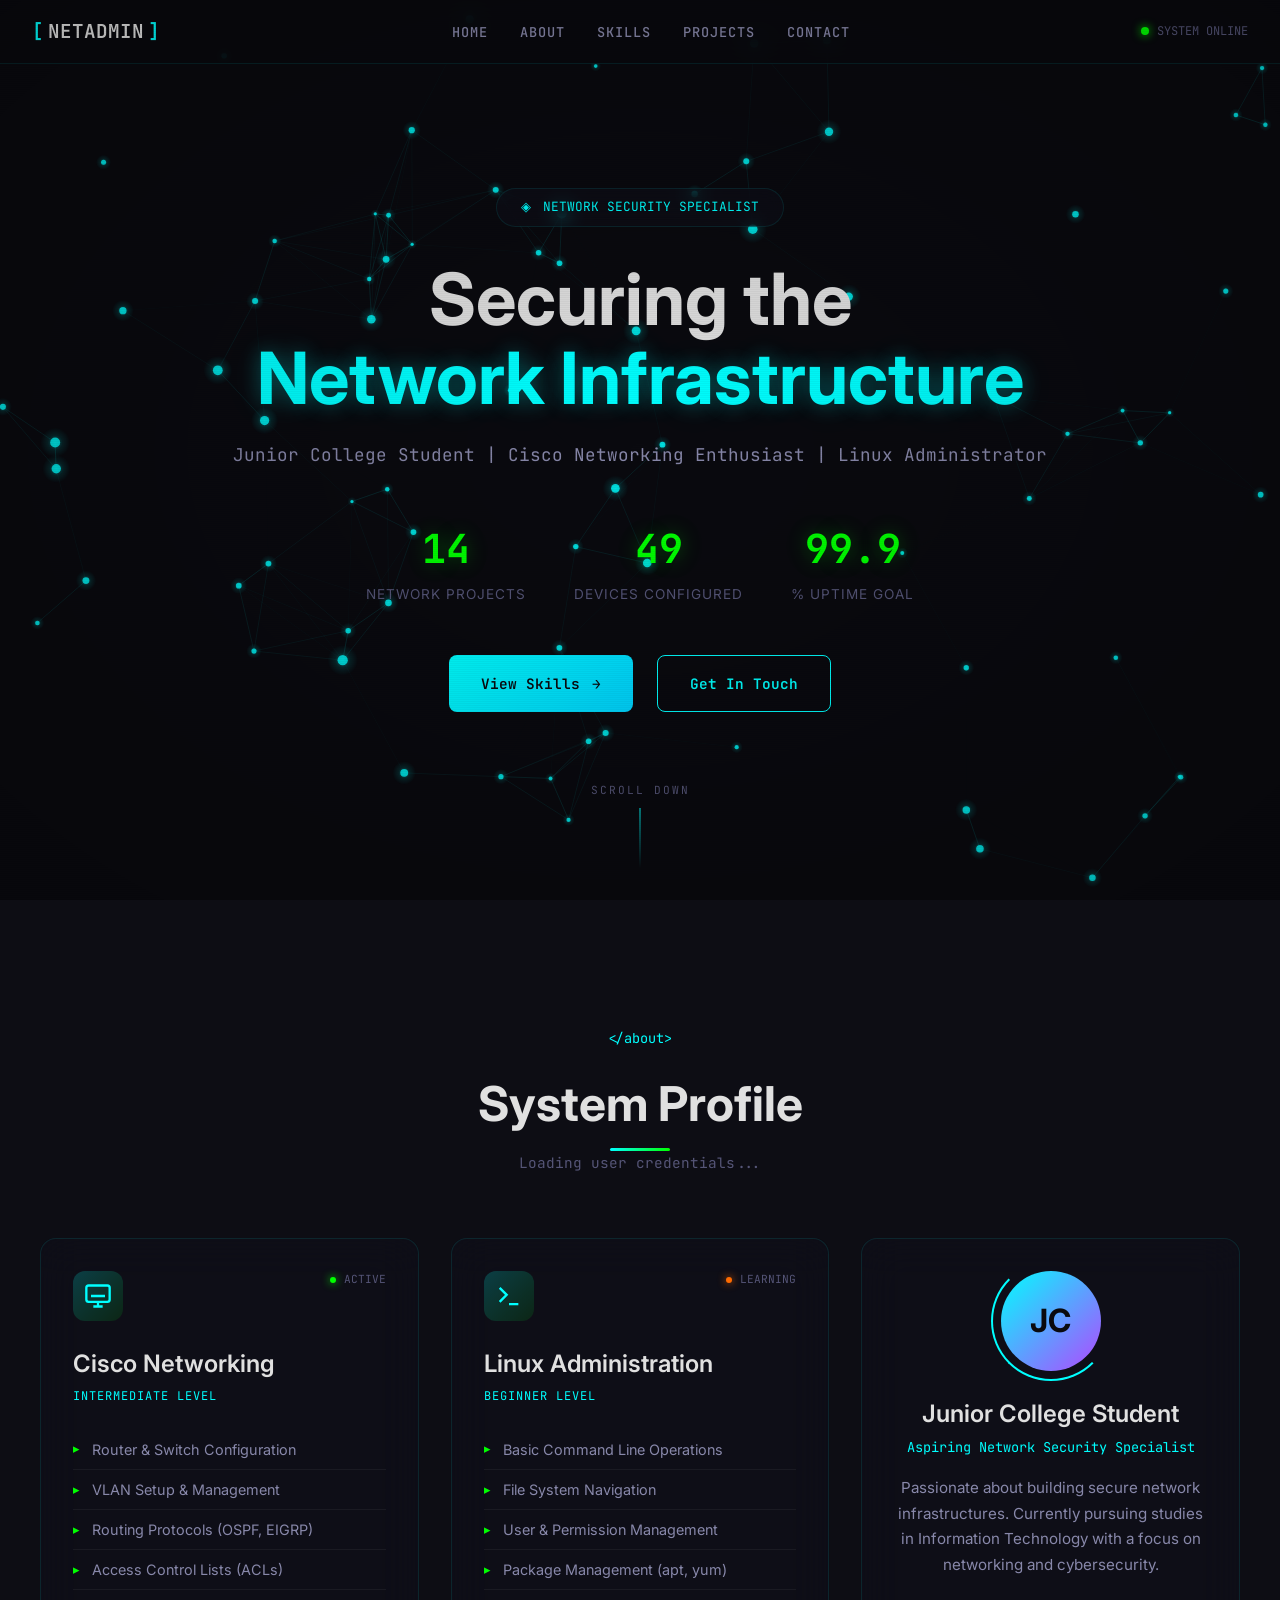
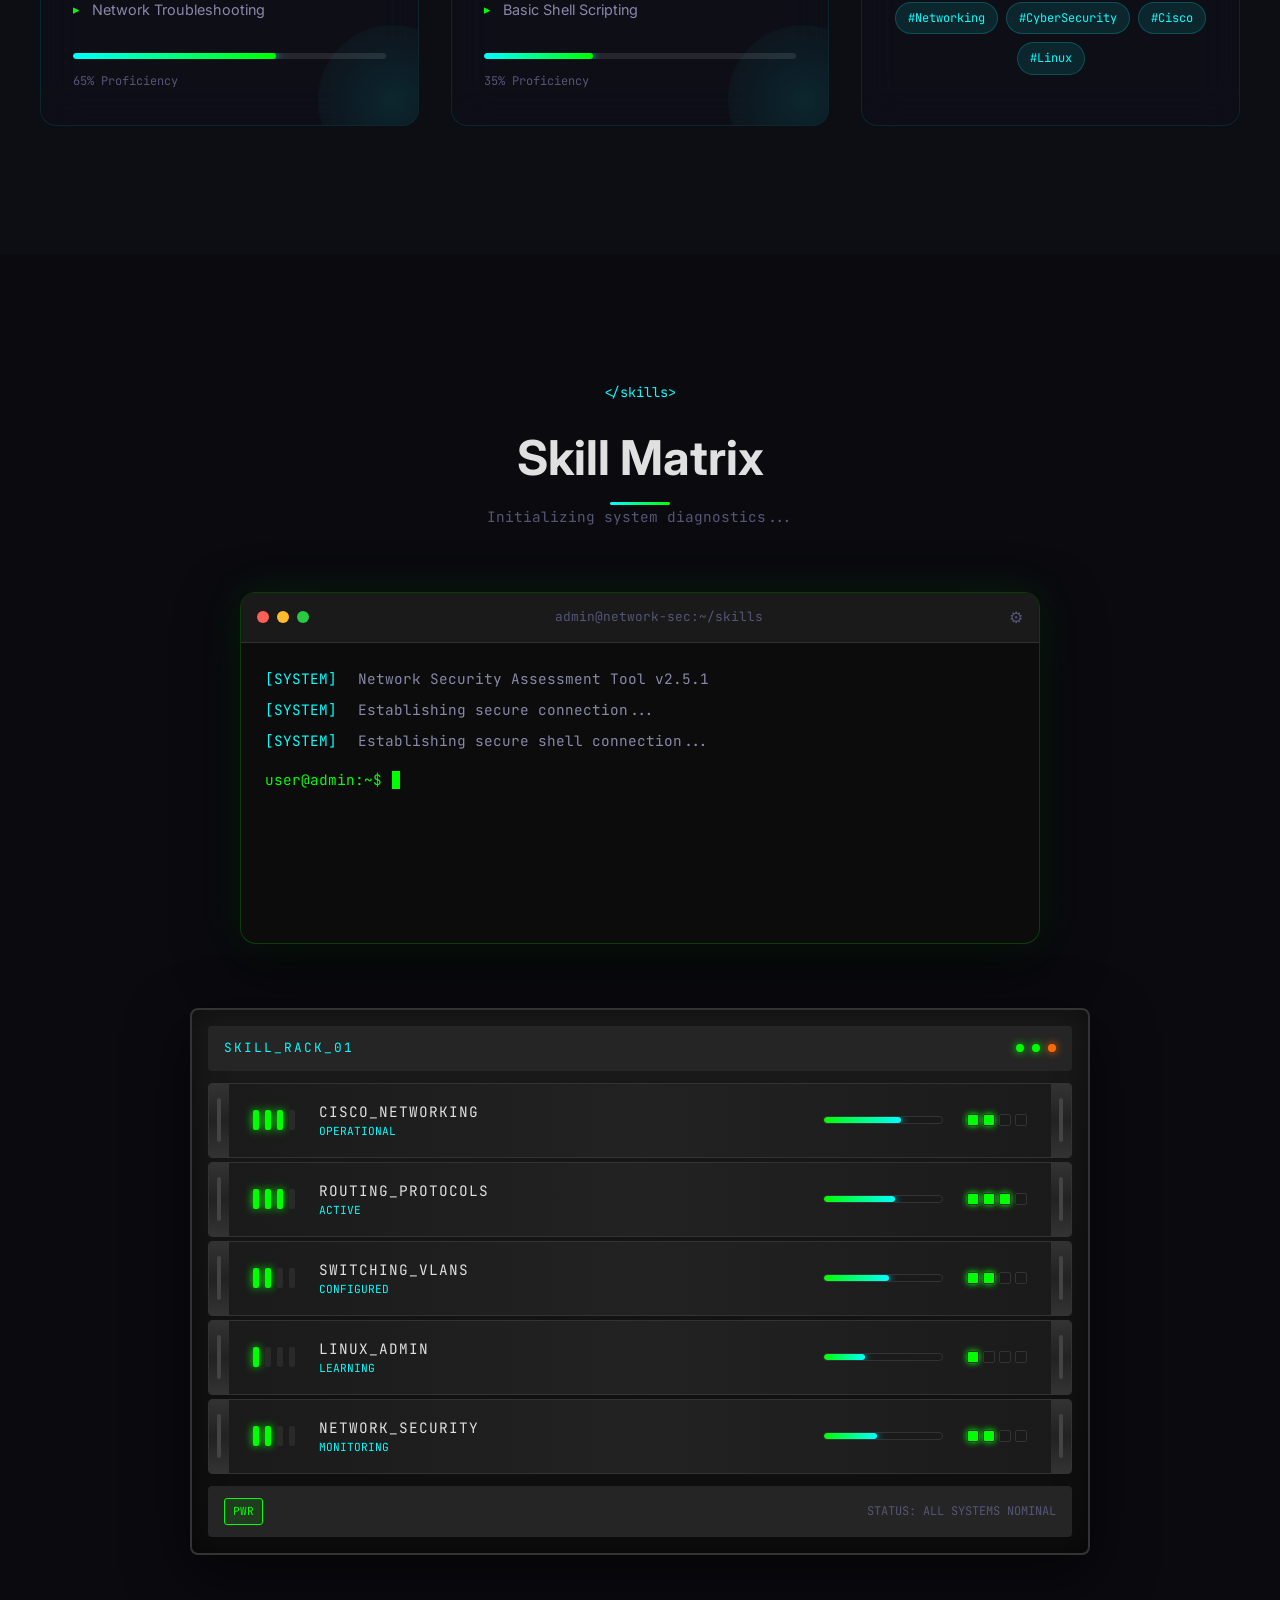
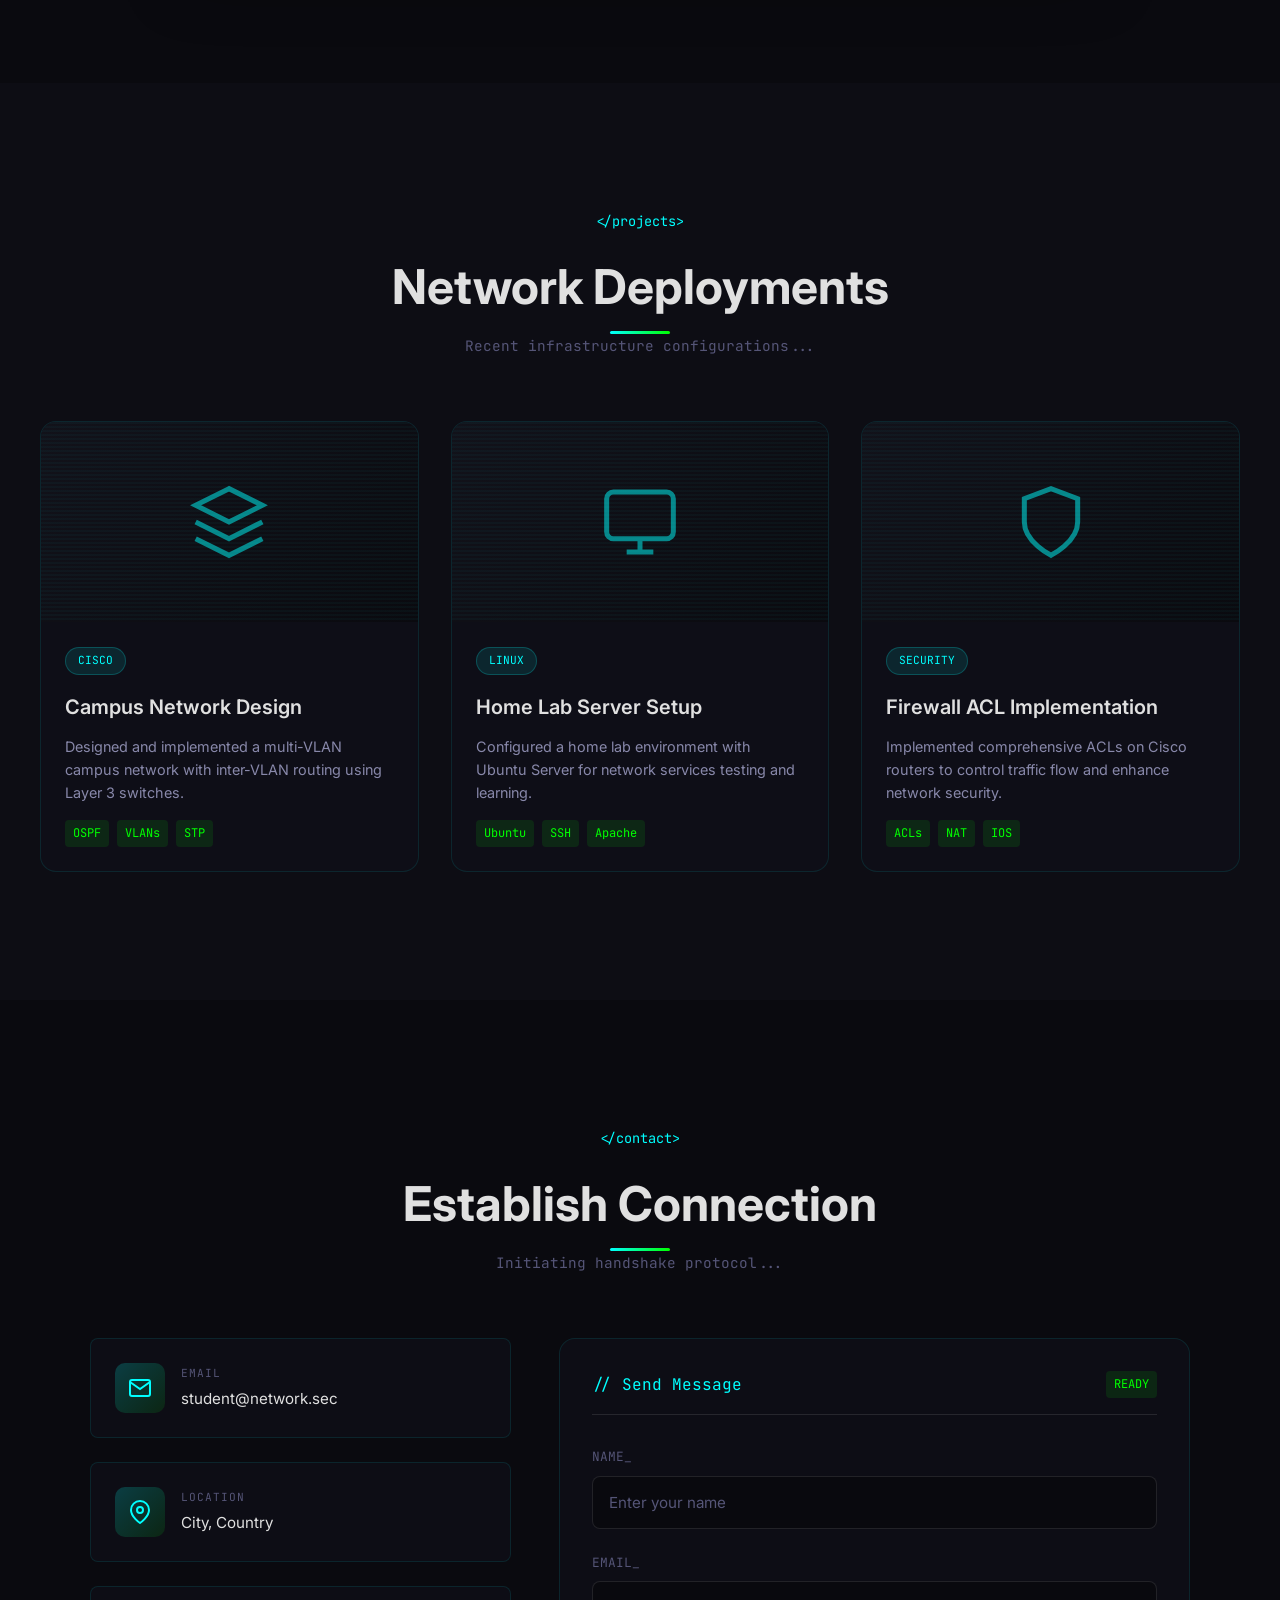
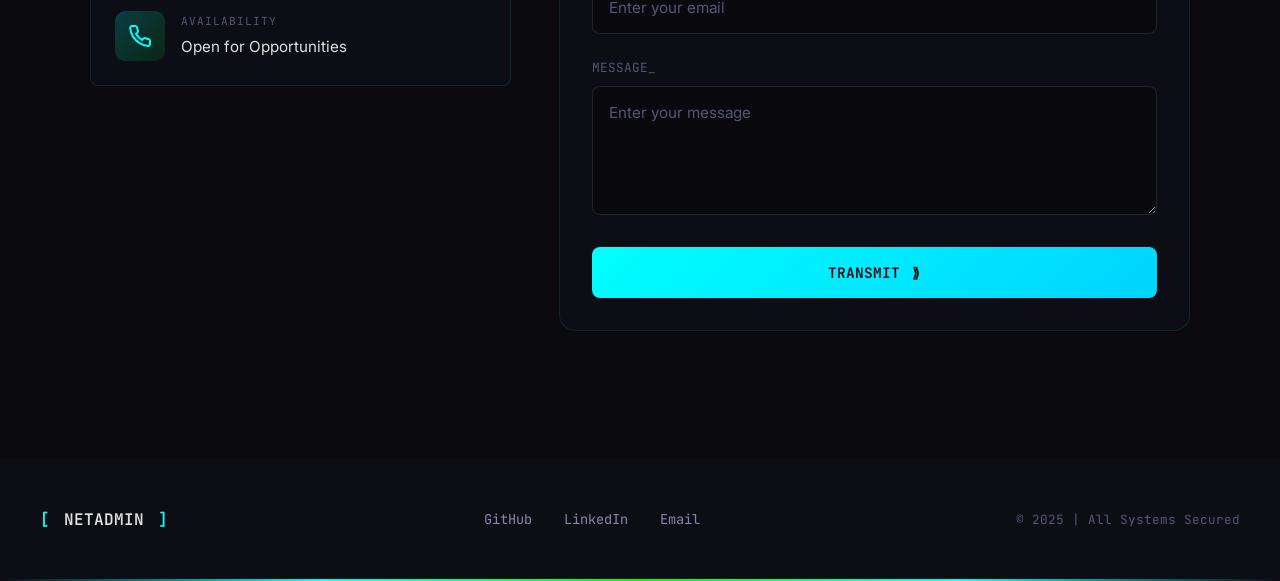
<file: Random Website Sheesh/index.html>
<!DOCTYPE html>
<html lang="en">
<head>
    <meta charset="UTF-8">
    <meta name="viewport" content="width=device-width, initial-scale=1.0">
    <title>CyberSec Portfolio | Network Security Specialist</title>
    <link rel="preconnect" href="https://fonts.googleapis.com">
    <link rel="preconnect" href="https://fonts.gstatic.com" crossorigin>
    <link href="https://fonts.googleapis.com/css2?family=Inter:wght@300;400;500;600;700&family=JetBrains+Mono:wght@400;500;600&display=swap" rel="stylesheet">
    <link rel="stylesheet" href="style.css">
</head>
<body>
    <!-- Scanline Overlay -->
    <div class="scanlines"></div>
    
    <!-- Navigation -->
    <nav class="cyber-nav">
        <div class="nav-logo">
            <span class="logo-bracket">[</span>
            <span class="logo-text" data-text="NETADMIN">NETADMIN</span>
            <span class="logo-bracket">]</span>
        </div>
        <ul class="nav-links">
            <li><a href="#hero" data-text="HOME">HOME</a></li>
            <li><a href="#about" data-text="ABOUT">ABOUT</a></li>
            <li><a href="#skills" data-text="SKILLS">SKILLS</a></li>
            <li><a href="#projects" data-text="PROJECTS">PROJECTS</a></li>
            <li><a href="#contact" data-text="CONTACT">CONTACT</a></li>
        </ul>
        <div class="nav-status">
            <span class="status-indicator"></span>
            <span class="status-text">SYSTEM ONLINE</span>
        </div>
    </nav>

    <!-- Hero Section -->
    <section id="hero" class="hero-section">
        <canvas id="network-canvas"></canvas>
        <div class="hero-content">
            <div class="hero-badge">
                <span class="badge-icon">◈</span>
                <span>NETWORK SECURITY SPECIALIST</span>
            </div>
            <h1 class="hero-title">
                <span class="title-line" data-text="Securing the">Securing the</span>
                <span class="title-line highlight" data-text="Network Infrastructure">Network Infrastructure</span>
            </h1>
            <p class="hero-subtitle">
                Junior College Student | Cisco Networking Enthusiast | Linux Administrator
            </p>
            <div class="hero-stats">
                <div class="stat-item">
                    <span class="stat-value" data-count="15">0</span>
                    <span class="stat-label">Network Projects</span>
                </div>
                <div class="stat-item">
                    <span class="stat-value" data-count="50">0</span>
                    <span class="stat-label">Devices Configured</span>
                </div>
                <div class="stat-item">
                    <span class="stat-value" data-count="99.9">0</span>
                    <span class="stat-label">% Uptime Goal</span>
                </div>
            </div>
            <div class="hero-cta">
                <a href="#skills" class="btn btn-primary">
                    <span class="btn-text">View Skills</span>
                    <span class="btn-icon">→</span>
                </a>
                <a href="#contact" class="btn btn-secondary">
                    <span class="btn-text">Get In Touch</span>
                </a>
            </div>
        </div>
        <div class="scroll-indicator">
            <span class="scroll-text">SCROLL DOWN</span>
            <div class="scroll-line"></div>
        </div>
    </section>

    <!-- About Section -->
    <section id="about" class="about-section">
        <div class="section-header">
            <span class="section-tag">&lt;/about&gt;</span>
            <h2 class="section-title">System Profile</h2>
            <p class="section-subtitle">Loading user credentials...</p>
        </div>
        
        <div class="about-grid">
            <!-- Cisco Card -->
            <div class="glass-card cisco-card">
                <div class="card-header">
                    <div class="card-icon">
                        <svg viewBox="0 0 24 24" fill="none" stroke="currentColor" stroke-width="2">
                            <rect x="2" y="3" width="20" height="14" rx="2"/>
                            <path d="M8 21h8"/>
                            <path d="M12 17v4"/>
                            <path d="M6 8h.01"/>
                            <path d="M10 8h.01"/>
                            <path d="M6 12h12"/>
                        </svg>
                    </div>
                    <div class="card-status">
                        <span class="status-dot active"></span>
                        <span>ACTIVE</span>
                    </div>
                </div>
                <h3 class="card-title">Cisco Networking</h3>
                <p class="card-level">INTERMEDIATE LEVEL</p>
                <div class="card-content">
                    <ul class="skill-list">
                        <li><span class="skill-icon">▸</span>Router & Switch Configuration</li>
                        <li><span class="skill-icon">▸</span>VLAN Setup & Management</li>
                        <li><span class="skill-icon">▸</span>Routing Protocols (OSPF, EIGRP)</li>
                        <li><span class="skill-icon">▸</span>Access Control Lists (ACLs)</li>
                        <li><span class="skill-icon">▸</span>Network Troubleshooting</li>
                    </ul>
                </div>
                <div class="card-progress">
                    <div class="progress-bar">
                        <div class="progress-fill" data-progress="65"></div>
                    </div>
                    <span class="progress-text">65% Proficiency</span>
                </div>
                <div class="card-decoration"></div>
            </div>

            <!-- Linux Card -->
            <div class="glass-card linux-card">
                <div class="card-header">
                    <div class="card-icon">
                        <svg viewBox="0 0 24 24" fill="none" stroke="currentColor" stroke-width="2">
                            <path d="M4 17l6-6-6-6"/>
                            <path d="M12 19h8"/>
                        </svg>
                    </div>
                    <div class="card-status">
                        <span class="status-dot learning"></span>
                        <span>LEARNING</span>
                    </div>
                </div>
                <h3 class="card-title">Linux Administration</h3>
                <p class="card-level">BEGINNER LEVEL</p>
                <div class="card-content">
                    <ul class="skill-list">
                        <li><span class="skill-icon">▸</span>Basic Command Line Operations</li>
                        <li><span class="skill-icon">▸</span>File System Navigation</li>
                        <li><span class="skill-icon">▸</span>User & Permission Management</li>
                        <li><span class="skill-icon">▸</span>Package Management (apt, yum)</li>
                        <li><span class="skill-icon">▸</span>Basic Shell Scripting</li>
                    </ul>
                </div>
                <div class="card-progress">
                    <div class="progress-bar">
                        <div class="progress-fill" data-progress="35"></div>
                    </div>
                    <span class="progress-text">35% Proficiency</span>
                </div>
                <div class="card-decoration"></div>
            </div>

            <!-- Profile Card -->
            <div class="glass-card profile-card">
                <div class="profile-avatar">
                    <div class="avatar-ring"></div>
                    <div class="avatar-placeholder">
                        <span>JC</span>
                    </div>
                </div>
                <h3 class="profile-name">Junior College Student</h3>
                <p class="profile-title">Aspiring Network Security Specialist</p>
                <div class="profile-bio">
                    <p>Passionate about building secure network infrastructures. Currently pursuing studies in Information Technology with a focus on networking and cybersecurity.</p>
                </div>
                <div class="profile-tags">
                    <span class="tag">#Networking</span>
                    <span class="tag">#CyberSecurity</span>
                    <span class="tag">#Cisco</span>
                    <span class="tag">#Linux</span>
                </div>
            </div>
        </div>
    </section>

    <!-- Skills Section - Server Rack Style -->
    <section id="skills" class="skills-section">
        <div class="section-header">
            <span class="section-tag">&lt;/skills&gt;</span>
            <h2 class="section-title">Skill Matrix</h2>
            <p class="section-subtitle">Initializing system diagnostics...</p>
        </div>

        <!-- Terminal Container -->
        <div class="terminal-container">
            <div class="terminal-header">
                <div class="terminal-buttons">
                    <span class="term-btn close"></span>
                    <span class="term-btn minimize"></span>
                    <span class="term-btn maximize"></span>
                </div>
                <span class="terminal-title">admin@network-sec:~/skills</span>
                <div class="terminal-actions">
                    <span class="action-icon">⚙</span>
                </div>
            </div>
            <div class="terminal-body">
                <div class="terminal-output" id="terminal-output">
                    <div class="terminal-line system">
                        <span class="line-prefix">[SYSTEM]</span>
                        <span class="line-content">Network Security Assessment Tool v2.5.1</span>
                    </div>
                    <div class="terminal-line system">
                        <span class="line-prefix">[SYSTEM]</span>
                        <span class="line-content">Establishing secure connection...</span>
                    </div>
                </div>
                <div class="terminal-input-line">
                    <span class="input-prompt">user@admin:~$</span>
                    <span class="input-text" id="terminal-input"></span>
                    <span class="cursor"></span>
                </div>
            </div>
        </div>

        <!-- Server Rack -->
        <div class="server-rack">
            <div class="rack-frame">
                <div class="rack-header">
                    <span class="rack-label">SKILL_RACK_01</span>
                    <div class="rack-leds">
                        <span class="led active"></span>
                        <span class="led active"></span>
                        <span class="led warning"></span>
                    </div>
                </div>
                
                <div class="rack-units">
                    <!-- Skill Unit 1 -->
                    <div class="rack-unit" data-skill="cisco">
                        <div class="unit-handle"></div>
                        <div class="unit-content">
                            <div class="unit-leds">
                                <span class="led-indicator active"></span>
                                <span class="led-indicator active"></span>
                                <span class="led-indicator active"></span>
                                <span class="led-indicator"></span>
                            </div>
                            <div class="unit-info">
                                <span class="unit-name">CISCO_NETWORKING</span>
                                <span class="unit-status">OPERATIONAL</span>
                            </div>
                            <div class="unit-meter">
                                <div class="meter-fill" style="--fill: 65%"></div>
                            </div>
                            <div class="unit-ports">
                                <span class="port active"></span>
                                <span class="port active"></span>
                                <span class="port"></span>
                                <span class="port"></span>
                            </div>
                        </div>
                        <div class="unit-handle"></div>
                    </div>

                    <!-- Skill Unit 2 -->
                    <div class="rack-unit" data-skill="routing">
                        <div class="unit-handle"></div>
                        <div class="unit-content">
                            <div class="unit-leds">
                                <span class="led-indicator active"></span>
                                <span class="led-indicator active"></span>
                                <span class="led-indicator active"></span>
                                <span class="led-indicator"></span>
                            </div>
                            <div class="unit-info">
                                <span class="unit-name">ROUTING_PROTOCOLS</span>
                                <span class="unit-status">ACTIVE</span>
                            </div>
                            <div class="unit-meter">
                                <div class="meter-fill" style="--fill: 60%"></div>
                            </div>
                            <div class="unit-ports">
                                <span class="port active"></span>
                                <span class="port active"></span>
                                <span class="port active"></span>
                                <span class="port"></span>
                            </div>
                        </div>
                        <div class="unit-handle"></div>
                    </div>

                    <!-- Skill Unit 3 -->
                    <div class="rack-unit" data-skill="switching">
                        <div class="unit-handle"></div>
                        <div class="unit-content">
                            <div class="unit-leds">
                                <span class="led-indicator active"></span>
                                <span class="led-indicator active"></span>
                                <span class="led-indicator"></span>
                                <span class="led-indicator"></span>
                            </div>
                            <div class="unit-info">
                                <span class="unit-name">SWITCHING_VLANS</span>
                                <span class="unit-status">CONFIGURED</span>
                            </div>
                            <div class="unit-meter">
                                <div class="meter-fill" style="--fill: 55%"></div>
                            </div>
                            <div class="unit-ports">
                                <span class="port active"></span>
                                <span class="port active"></span>
                                <span class="port"></span>
                                <span class="port"></span>
                            </div>
                        </div>
                        <div class="unit-handle"></div>
                    </div>

                    <!-- Skill Unit 4 -->
                    <div class="rack-unit" data-skill="linux">
                        <div class="unit-handle"></div>
                        <div class="unit-content">
                            <div class="unit-leds">
                                <span class="led-indicator active"></span>
                                <span class="led-indicator"></span>
                                <span class="led-indicator"></span>
                                <span class="led-indicator"></span>
                            </div>
                            <div class="unit-info">
                                <span class="unit-name">LINUX_ADMIN</span>
                                <span class="unit-status">LEARNING</span>
                            </div>
                            <div class="unit-meter">
                                <div class="meter-fill" style="--fill: 35%"></div>
                            </div>
                            <div class="unit-ports">
                                <span class="port active"></span>
                                <span class="port"></span>
                                <span class="port"></span>
                                <span class="port"></span>
                            </div>
                        </div>
                        <div class="unit-handle"></div>
                    </div>

                    <!-- Skill Unit 5 -->
                    <div class="rack-unit" data-skill="security">
                        <div class="unit-handle"></div>
                        <div class="unit-content">
                            <div class="unit-leds">
                                <span class="led-indicator active"></span>
                                <span class="led-indicator active"></span>
                                <span class="led-indicator"></span>
                                <span class="led-indicator"></span>
                            </div>
                            <div class="unit-info">
                                <span class="unit-name">NETWORK_SECURITY</span>
                                <span class="unit-status">MONITORING</span>
                            </div>
                            <div class="unit-meter">
                                <div class="meter-fill" style="--fill: 45%"></div>
                            </div>
                            <div class="unit-ports">
                                <span class="port active"></span>
                                <span class="port active"></span>
                                <span class="port"></span>
                                <span class="port"></span>
                            </div>
                        </div>
                        <div class="unit-handle"></div>
                    </div>
                </div>

                <div class="rack-footer">
                    <span class="rack-power">PWR</span>
                    <span class="rack-status">STATUS: ALL SYSTEMS NOMINAL</span>
                </div>
            </div>
        </div>
    </section>

    <!-- Projects Section -->
    <section id="projects" class="projects-section">
        <div class="section-header">
            <span class="section-tag">&lt;/projects&gt;</span>
            <h2 class="section-title">Network Deployments</h2>
            <p class="section-subtitle">Recent infrastructure configurations...</p>
        </div>

        <div class="projects-grid">
            <div class="project-card">
                <div class="project-image">
                    <div class="project-placeholder">
                        <svg viewBox="0 0 24 24" fill="none" stroke="currentColor" stroke-width="1.5">
                            <path d="M12 2L2 7l10 5 10-5-10-5z"/>
                            <path d="M2 17l10 5 10-5"/>
                            <path d="M2 12l10 5 10-5"/>
                        </svg>
                    </div>
                </div>
                <div class="project-content">
                    <span class="project-tag">CISCO</span>
                    <h3 class="project-title">Campus Network Design</h3>
                    <p class="project-description">Designed and implemented a multi-VLAN campus network with inter-VLAN routing using Layer 3 switches.</p>
                    <div class="project-tech">
                        <span>OSPF</span>
                        <span>VLANs</span>
                        <span>STP</span>
                    </div>
                </div>
                <div class="project-overlay">
                    <a href="#" class="project-link">View Details →</a>
                </div>
            </div>

            <div class="project-card">
                <div class="project-image">
                    <div class="project-placeholder">
                        <svg viewBox="0 0 24 24" fill="none" stroke="currentColor" stroke-width="1.5">
                            <rect x="2" y="3" width="20" height="14" rx="2"/>
                            <path d="M8 21h8"/>
                            <path d="M12 17v4"/>
                        </svg>
                    </div>
                </div>
                <div class="project-content">
                    <span class="project-tag">LINUX</span>
                    <h3 class="project-title">Home Lab Server Setup</h3>
                    <p class="project-description">Configured a home lab environment with Ubuntu Server for network services testing and learning.</p>
                    <div class="project-tech">
                        <span>Ubuntu</span>
                        <span>SSH</span>
                        <span>Apache</span>
                    </div>
                </div>
                <div class="project-overlay">
                    <a href="#" class="project-link">View Details →</a>
                </div>
            </div>

            <div class="project-card">
                <div class="project-image">
                    <div class="project-placeholder">
                        <svg viewBox="0 0 24 24" fill="none" stroke="currentColor" stroke-width="1.5">
                            <path d="M12 22s8-4 8-10V5l-8-3-8 3v7c0 6 8 10 8 10z"/>
                        </svg>
                    </div>
                </div>
                <div class="project-content">
                    <span class="project-tag">SECURITY</span>
                    <h3 class="project-title">Firewall ACL Implementation</h3>
                    <p class="project-description">Implemented comprehensive ACLs on Cisco routers to control traffic flow and enhance network security.</p>
                    <div class="project-tech">
                        <span>ACLs</span>
                        <span>NAT</span>
                        <span>IOS</span>
                    </div>
                </div>
                <div class="project-overlay">
                    <a href="#" class="project-link">View Details →</a>
                </div>
            </div>
        </div>
    </section>

    <!-- Contact Section -->
    <section id="contact" class="contact-section">
        <div class="section-header">
            <span class="section-tag">&lt;/contact&gt;</span>
            <h2 class="section-title">Establish Connection</h2>
            <p class="section-subtitle">Initiating handshake protocol...</p>
        </div>

        <div class="contact-container">
            <div class="contact-info">
                <div class="info-card">
                    <div class="info-icon">
                        <svg viewBox="0 0 24 24" fill="none" stroke="currentColor" stroke-width="2">
                            <path d="M4 4h16c1.1 0 2 .9 2 2v12c0 1.1-.9 2-2 2H4c-1.1 0-2-.9-2-2V6c0-1.1.9-2 2-2z"/>
                            <polyline points="22,6 12,13 2,6"/>
                        </svg>
                    </div>
                    <div class="info-content">
                        <span class="info-label">EMAIL</span>
                        <span class="info-value">student@network.sec</span>
                    </div>
                </div>
                <div class="info-card">
                    <div class="info-icon">
                        <svg viewBox="0 0 24 24" fill="none" stroke="currentColor" stroke-width="2">
                            <path d="M21 10c0 7-9 13-9 13s-9-6-9-13a9 9 0 0 1 18 0z"/>
                            <circle cx="12" cy="10" r="3"/>
                        </svg>
                    </div>
                    <div class="info-content">
                        <span class="info-label">LOCATION</span>
                        <span class="info-value">City, Country</span>
                    </div>
                </div>
                <div class="info-card">
                    <div class="info-icon">
                        <svg viewBox="0 0 24 24" fill="none" stroke="currentColor" stroke-width="2">
                            <path d="M22 16.92v3a2 2 0 0 1-2.18 2 19.79 19.79 0 0 1-8.63-3.07 19.5 19.5 0 0 1-6-6 19.79 19.79 0 0 1-3.07-8.67A2 2 0 0 1 4.11 2h3a2 2 0 0 1 2 1.72 12.84 12.84 0 0 0 .7 2.81 2 2 0 0 1-.45 2.11L8.09 9.91a16 16 0 0 0 6 6l1.27-1.27a2 2 0 0 1 2.11-.45 12.84 12.84 0 0 0 2.81.7A2 2 0 0 1 22 16.92z"/>
                        </svg>
                    </div>
                    <div class="info-content">
                        <span class="info-label">AVAILABILITY</span>
                        <span class="info-value">Open for Opportunities</span>
                    </div>
                </div>
            </div>

            <form class="contact-form" id="contact-form">
                <div class="form-header">
                    <span class="form-title">// Send Message</span>
                    <span class="form-status" id="form-status">READY</span>
                </div>
                <div class="form-group">
                    <label class="form-label">NAME_</label>
                    <input type="text" class="form-input" placeholder="Enter your name" required>
                </div>
                <div class="form-group">
                    <label class="form-label">EMAIL_</label>
                    <input type="email" class="form-input" placeholder="Enter your email" required>
                </div>
                <div class="form-group">
                    <label class="form-label">MESSAGE_</label>
                    <textarea class="form-textarea" placeholder="Enter your message" rows="5" required></textarea>
                </div>
                <button type="submit" class="form-submit">
                    <span class="submit-text">TRANSMIT</span>
                    <span class="submit-icon">⟫</span>
                </button>
            </form>
        </div>
    </section>

    <!-- Footer -->
    <footer class="cyber-footer">
        <div class="footer-content">
            <div class="footer-logo">
                <span class="logo-bracket">[</span>
                <span class="logo-text">NETADMIN</span>
                <span class="logo-bracket">]</span>
            </div>
            <div class="footer-links">
                <a href="#" class="social-link">GitHub</a>
                <a href="#" class="social-link">LinkedIn</a>
                <a href="#" class="social-link">Email</a>
            </div>
            <div class="footer-info">
                <span>© 2025 | All Systems Secured</span>
            </div>
        </div>
        <div class="footer-decoration"></div>
    </footer>

    <script src="script.js"></script>
</body>
</html>
</file>
<file: Random Website Sheesh/style.css>
/* ========================================
   CYBERSECURITY PORTFOLIO - MAIN STYLES
   Theme: Dark Mode, Cyberpunk, Hacker Console
   ======================================== */

/* CSS Variables */
:root {
    /* Neon Colors */
    --neon-green: #0f0;
    --neon-cyan: #0ff;
    --neon-blue: #00d4ff;
    --neon-purple: #b347ff;
    --neon-pink: #ff0080;
    --neon-orange: #ff6b00;
    
    /* Base Colors */
    --bg-primary: #0a0a0f;
    --bg-secondary: #0d0d14;
    --bg-tertiary: #12121a;
    --bg-card: rgba(15, 15, 25, 0.7);
    
    /* Text Colors */
    --text-primary: #e0e0e0;
    --text-secondary: #8888aa;
    --text-muted: #555577;
    
    /* Accent Colors */
    --accent-primary: var(--neon-cyan);
    --accent-secondary: var(--neon-green);
    --accent-warning: var(--neon-orange);
    --accent-danger: #ff3333;
    
    /* Glass Effect */
    --glass-bg: rgba(15, 15, 25, 0.6);
    --glass-border: rgba(0, 255, 255, 0.1);
    --glass-shadow: 0 8px 32px rgba(0, 0, 0, 0.4);
    
    /* Spacing */
    --spacing-xs: 0.5rem;
    --spacing-sm: 1rem;
    --spacing-md: 2rem;
    --spacing-lg: 4rem;
    --spacing-xl: 8rem;
    
    /* Typography */
    --font-main: 'Inter', -apple-system, BlinkMacSystemFont, sans-serif;
    --font-mono: 'JetBrains Mono', 'Fira Code', monospace;
    
    /* Borders */
    --border-radius: 8px;
    --border-radius-lg: 16px;
    
    /* Transitions */
    --transition-fast: 0.15s ease;
    --transition-normal: 0.3s ease;
    --transition-slow: 0.5s ease;
    
    /* Glow Effects */
    --glow-cyan: 0 0 20px rgba(0, 255, 255, 0.3), 0 0 40px rgba(0, 255, 255, 0.1);
    --glow-green: 0 0 20px rgba(0, 255, 0, 0.3), 0 0 40px rgba(0, 255, 0, 0.1);
    --glow-text: 0 0 10px currentColor;
}

/* Reset & Base Styles */
*, *::before, *::after {
    margin: 0;
    padding: 0;
    box-sizing: border-box;
}

html {
    scroll-behavior: smooth;
    font-size: 16px;
}

body {
    font-family: var(--font-main);
    background: var(--bg-primary);
    color: var(--text-primary);
    line-height: 1.6;
    overflow-x: hidden;
    position: relative;
}

/* Scanlines Overlay */
.scanlines {
    position: fixed;
    top: 0;
    left: 0;
    width: 100%;
    height: 100%;
    pointer-events: none;
    z-index: 9999;
    background: repeating-linear-gradient(
        0deg,
        rgba(0, 0, 0, 0.03) 0px,
        rgba(0, 0, 0, 0.03) 1px,
        transparent 1px,
        transparent 2px
    );
}

.scanlines::after {
    content: '';
    position: absolute;
    top: 0;
    left: 0;
    width: 100%;
    height: 100%;
    background: radial-gradient(
        ellipse at center,
        transparent 0%,
        rgba(0, 0, 0, 0.2) 100%
    );
}

/* Selection */
::selection {
    background: var(--neon-cyan);
    color: var(--bg-primary);
}

/* Scrollbar */
::-webkit-scrollbar {
    width: 8px;
}

::-webkit-scrollbar-track {
    background: var(--bg-secondary);
}

::-webkit-scrollbar-thumb {
    background: var(--neon-cyan);
    border-radius: 4px;
}

::-webkit-scrollbar-thumb:hover {
    background: var(--neon-green);
}

/* ========================================
   NAVIGATION
   ======================================== */
.cyber-nav {
    position: fixed;
    top: 0;
    left: 0;
    right: 0;
    z-index: 1000;
    display: flex;
    justify-content: space-between;
    align-items: center;
    padding: 1rem 2rem;
    background: rgba(10, 10, 15, 0.85);
    backdrop-filter: blur(20px);
    border-bottom: 1px solid var(--glass-border);
}

.nav-logo {
    display: flex;
    align-items: center;
    font-family: var(--font-mono);
    font-size: 1.2rem;
    font-weight: 600;
}

.logo-bracket {
    color: var(--neon-cyan);
    animation: bracketPulse 2s infinite;
}

.logo-text {
    color: var(--text-primary);
    margin: 0 4px;
    position: relative;
}

.logo-text::after {
    content: attr(data-text);
    position: absolute;
    left: 2px;
    top: 0;
    color: var(--neon-pink);
    opacity: 0;
    animation: glitchText 3s infinite;
}

@keyframes bracketPulse {
    0%, 100% { opacity: 1; }
    50% { opacity: 0.5; }
}

@keyframes glitchText {
    0%, 94%, 100% { opacity: 0; transform: translate(0); }
    95% { opacity: 0.8; transform: translate(-2px, 1px); }
    96% { opacity: 0.8; transform: translate(2px, -1px); }
    97% { opacity: 0; }
}

.nav-links {
    display: flex;
    list-style: none;
    gap: 2rem;
}

.nav-links a {
    color: var(--text-secondary);
    text-decoration: none;
    font-family: var(--font-mono);
    font-size: 0.85rem;
    font-weight: 500;
    letter-spacing: 1px;
    transition: var(--transition-normal);
    position: relative;
    padding: 0.5rem 0;
}

.nav-links a::before {
    content: '>';
    position: absolute;
    left: -15px;
    opacity: 0;
    color: var(--neon-cyan);
    transition: var(--transition-fast);
}

.nav-links a::after {
    content: '';
    position: absolute;
    bottom: 0;
    left: 0;
    width: 0;
    height: 1px;
    background: linear-gradient(90deg, var(--neon-cyan), var(--neon-green));
    transition: var(--transition-normal);
}

.nav-links a:hover {
    color: var(--neon-cyan);
    text-shadow: var(--glow-text);
}

.nav-links a:hover::before {
    opacity: 1;
    left: -12px;
}

.nav-links a:hover::after {
    width: 100%;
}

.nav-status {
    display: flex;
    align-items: center;
    gap: 0.5rem;
    font-family: var(--font-mono);
    font-size: 0.75rem;
    color: var(--text-muted);
}

.status-indicator {
    width: 8px;
    height: 8px;
    background: var(--neon-green);
    border-radius: 50%;
    animation: statusPulse 2s infinite;
    box-shadow: 0 0 10px var(--neon-green);
}

@keyframes statusPulse {
    0%, 100% { transform: scale(1); opacity: 1; }
    50% { transform: scale(1.2); opacity: 0.7; }
}

/* ========================================
   HERO SECTION
   ======================================== */
.hero-section {
    position: relative;
    min-height: 100vh;
    display: flex;
    align-items: center;
    justify-content: center;
    overflow: hidden;
}

#network-canvas {
    position: absolute;
    top: 0;
    left: 0;
    width: 100%;
    height: 100%;
    z-index: 0;
}

.hero-content {
    position: relative;
    z-index: 1;
    text-align: center;
    padding: 2rem;
    max-width: 900px;
}

.hero-badge {
    display: inline-flex;
    align-items: center;
    gap: 0.75rem;
    padding: 0.5rem 1.5rem;
    background: var(--glass-bg);
    border: 1px solid var(--glass-border);
    border-radius: 50px;
    font-family: var(--font-mono);
    font-size: 0.8rem;
    color: var(--neon-cyan);
    margin-bottom: 2rem;
    backdrop-filter: blur(10px);
}

.badge-icon {
    animation: badgeRotate 4s linear infinite;
}

@keyframes badgeRotate {
    from { transform: rotate(0deg); }
    to { transform: rotate(360deg); }
}

.hero-title {
    font-size: clamp(2.5rem, 6vw, 4.5rem);
    font-weight: 700;
    line-height: 1.1;
    margin-bottom: 1.5rem;
}

.title-line {
    display: block;
    position: relative;
}

.title-line.highlight {
    color: var(--neon-cyan);
    text-shadow: var(--glow-cyan);
    animation: titleGlow 3s ease-in-out infinite;
}

@keyframes titleGlow {
    0%, 100% { 
        text-shadow: 0 0 20px rgba(0, 255, 255, 0.3), 0 0 40px rgba(0, 255, 255, 0.1);
    }
    50% { 
        text-shadow: 0 0 30px rgba(0, 255, 255, 0.5), 0 0 60px rgba(0, 255, 255, 0.2);
    }
}

.hero-subtitle {
    font-size: 1.1rem;
    color: var(--text-secondary);
    margin-bottom: 3rem;
    font-family: var(--font-mono);
}

.hero-stats {
    display: flex;
    justify-content: center;
    gap: 3rem;
    margin-bottom: 3rem;
}

.stat-item {
    text-align: center;
}

.stat-value {
    display: block;
    font-size: 2.5rem;
    font-weight: 700;
    color: var(--neon-green);
    font-family: var(--font-mono);
    text-shadow: var(--glow-green);
}

.stat-label {
    font-size: 0.85rem;
    color: var(--text-muted);
    text-transform: uppercase;
    letter-spacing: 1px;
}

.hero-cta {
    display: flex;
    justify-content: center;
    gap: 1.5rem;
}

.btn {
    display: inline-flex;
    align-items: center;
    gap: 0.75rem;
    padding: 1rem 2rem;
    font-family: var(--font-mono);
    font-size: 0.9rem;
    font-weight: 600;
    text-decoration: none;
    border-radius: var(--border-radius);
    transition: var(--transition-normal);
    position: relative;
    overflow: hidden;
}

.btn-primary {
    background: linear-gradient(135deg, var(--neon-cyan), var(--neon-blue));
    color: var(--bg-primary);
    border: none;
}

.btn-primary::before {
    content: '';
    position: absolute;
    top: 0;
    left: -100%;
    width: 100%;
    height: 100%;
    background: linear-gradient(90deg, transparent, rgba(255,255,255,0.3), transparent);
    transition: var(--transition-slow);
}

.btn-primary:hover::before {
    left: 100%;
}

.btn-primary:hover {
    box-shadow: var(--glow-cyan);
    transform: translateY(-2px);
}

.btn-secondary {
    background: transparent;
    color: var(--neon-cyan);
    border: 1px solid var(--neon-cyan);
}

.btn-secondary:hover {
    background: rgba(0, 255, 255, 0.1);
    box-shadow: var(--glow-cyan);
    transform: translateY(-2px);
}

.btn-icon {
    transition: transform var(--transition-fast);
}

.btn:hover .btn-icon {
    transform: translateX(4px);
}

.scroll-indicator {
    position: absolute;
    bottom: 2rem;
    left: 50%;
    transform: translateX(-50%);
    display: flex;
    flex-direction: column;
    align-items: center;
    gap: 0.5rem;
}

.scroll-text {
    font-family: var(--font-mono);
    font-size: 0.7rem;
    color: var(--text-muted);
    letter-spacing: 2px;
}

.scroll-line {
    width: 1px;
    height: 60px;
    background: linear-gradient(to bottom, var(--neon-cyan), transparent);
    animation: scrollLineAnim 2s infinite;
}

@keyframes scrollLineAnim {
    0% { transform: scaleY(0); transform-origin: top; }
    50% { transform: scaleY(1); transform-origin: top; }
    51% { transform: scaleY(1); transform-origin: bottom; }
    100% { transform: scaleY(0); transform-origin: bottom; }
}

/* ========================================
   SECTION COMMON STYLES
   ======================================== */
section {
    padding: var(--spacing-xl) var(--spacing-md);
    position: relative;
}

.section-header {
    text-align: center;
    margin-bottom: var(--spacing-lg);
}

.section-tag {
    font-family: var(--font-mono);
    font-size: 0.85rem;
    color: var(--neon-cyan);
    display: block;
    margin-bottom: 1rem;
}

.section-title {
    font-size: clamp(2rem, 4vw, 3rem);
    font-weight: 700;
    margin-bottom: 0.5rem;
    position: relative;
    display: inline-block;
}

.section-title::after {
    content: '';
    position: absolute;
    bottom: -8px;
    left: 50%;
    transform: translateX(-50%);
    width: 60px;
    height: 3px;
    background: linear-gradient(90deg, var(--neon-cyan), var(--neon-green));
    border-radius: 2px;
}

.section-subtitle {
    color: var(--text-muted);
    font-family: var(--font-mono);
    font-size: 0.9rem;
}

/* ========================================
   ABOUT SECTION
   ======================================== */
.about-section {
    background: var(--bg-secondary);
}

.about-grid {
    display: grid;
    grid-template-columns: repeat(auto-fit, minmax(320px, 1fr));
    gap: 2rem;
    max-width: 1200px;
    margin: 0 auto;
}

/* Glassmorphism Cards */
.glass-card {
    background: var(--glass-bg);
    backdrop-filter: blur(20px);
    border: 1px solid var(--glass-border);
    border-radius: var(--border-radius-lg);
    padding: 2rem;
    position: relative;
    overflow: hidden;
    transition: var(--transition-normal);
}

.glass-card::before {
    content: '';
    position: absolute;
    top: 0;
    left: 0;
    right: 0;
    height: 2px;
    background: linear-gradient(90deg, transparent, var(--neon-cyan), transparent);
    opacity: 0;
    transition: var(--transition-normal);
}

.glass-card:hover {
    transform: translateY(-5px);
    border-color: rgba(0, 255, 255, 0.3);
    box-shadow: var(--glow-cyan);
}

.glass-card:hover::before {
    opacity: 1;
}

.card-decoration {
    position: absolute;
    bottom: -50px;
    right: -50px;
    width: 150px;
    height: 150px;
    background: radial-gradient(circle, rgba(0, 255, 255, 0.1), transparent);
    border-radius: 50%;
    pointer-events: none;
}

.card-header {
    display: flex;
    justify-content: space-between;
    align-items: flex-start;
    margin-bottom: 1.5rem;
}

.card-icon {
    width: 50px;
    height: 50px;
    background: linear-gradient(135deg, rgba(0, 255, 255, 0.2), rgba(0, 255, 0, 0.1));
    border-radius: 12px;
    display: flex;
    align-items: center;
    justify-content: center;
    color: var(--neon-cyan);
}

.card-icon svg {
    width: 28px;
    height: 28px;
}

.card-status {
    display: flex;
    align-items: center;
    gap: 0.5rem;
    font-family: var(--font-mono);
    font-size: 0.7rem;
    color: var(--text-muted);
}

.status-dot {
    width: 6px;
    height: 6px;
    border-radius: 50%;
}

.status-dot.active {
    background: var(--neon-green);
    box-shadow: 0 0 8px var(--neon-green);
}

.status-dot.learning {
    background: var(--neon-orange);
    box-shadow: 0 0 8px var(--neon-orange);
    animation: blink 1.5s infinite;
}

@keyframes blink {
    0%, 100% { opacity: 1; }
    50% { opacity: 0.4; }
}

.card-title {
    font-size: 1.5rem;
    font-weight: 600;
    margin-bottom: 0.25rem;
}

.card-level {
    font-family: var(--font-mono);
    font-size: 0.75rem;
    color: var(--neon-cyan);
    margin-bottom: 1.5rem;
    letter-spacing: 1px;
}

.skill-list {
    list-style: none;
    margin-bottom: 1.5rem;
}

.skill-list li {
    display: flex;
    align-items: center;
    gap: 0.75rem;
    padding: 0.5rem 0;
    color: var(--text-secondary);
    font-size: 0.9rem;
    border-bottom: 1px solid rgba(255, 255, 255, 0.05);
}

.skill-list li:last-child {
    border-bottom: none;
}

.skill-icon {
    color: var(--neon-green);
    font-size: 0.8rem;
}

.card-progress {
    margin-top: auto;
}

.progress-bar {
    height: 6px;
    background: rgba(255, 255, 255, 0.1);
    border-radius: 3px;
    overflow: hidden;
    margin-bottom: 0.5rem;
}

.progress-fill {
    height: 100%;
    background: linear-gradient(90deg, var(--neon-cyan), var(--neon-green));
    border-radius: 3px;
    width: 0;
    transition: width 1.5s ease-out;
    box-shadow: 0 0 10px var(--neon-cyan);
}

.progress-text {
    font-family: var(--font-mono);
    font-size: 0.75rem;
    color: var(--text-muted);
}

/* Profile Card */
.profile-card {
    display: flex;
    flex-direction: column;
    align-items: center;
    text-align: center;
}

.profile-avatar {
    position: relative;
    margin-bottom: 1.5rem;
}

.avatar-ring {
    position: absolute;
    top: -10px;
    left: -10px;
    right: -10px;
    bottom: -10px;
    border: 2px solid var(--neon-cyan);
    border-radius: 50%;
    animation: ringRotate 10s linear infinite;
    border-top-color: transparent;
    border-right-color: transparent;
}

@keyframes ringRotate {
    from { transform: rotate(0deg); }
    to { transform: rotate(360deg); }
}

.avatar-placeholder {
    width: 100px;
    height: 100px;
    background: linear-gradient(135deg, var(--neon-cyan), var(--neon-purple));
    border-radius: 50%;
    display: flex;
    align-items: center;
    justify-content: center;
    font-size: 2rem;
    font-weight: 700;
    color: var(--bg-primary);
}

.profile-name {
    font-size: 1.5rem;
    font-weight: 600;
    margin-bottom: 0.25rem;
}

.profile-title {
    font-family: var(--font-mono);
    font-size: 0.85rem;
    color: var(--neon-cyan);
    margin-bottom: 1rem;
}

.profile-bio {
    color: var(--text-secondary);
    font-size: 0.95rem;
    margin-bottom: 1.5rem;
    line-height: 1.7;
}

.profile-tags {
    display: flex;
    flex-wrap: wrap;
    justify-content: center;
    gap: 0.5rem;
}

.tag {
    padding: 0.35rem 0.75rem;
    background: rgba(0, 255, 255, 0.1);
    border: 1px solid rgba(0, 255, 255, 0.2);
    border-radius: 20px;
    font-family: var(--font-mono);
    font-size: 0.75rem;
    color: var(--neon-cyan);
    transition: var(--transition-fast);
}

.tag:hover {
    background: rgba(0, 255, 255, 0.2);
    box-shadow: 0 0 10px rgba(0, 255, 255, 0.3);
}

/* ========================================
   SKILLS SECTION - TERMINAL & SERVER RACK
   ======================================== */
.skills-section {
    background: var(--bg-primary);
    min-height: 100vh;
}

/* Terminal Container */
.terminal-container {
    max-width: 800px;
    margin: 0 auto var(--spacing-lg);
    background: #0c0c0c;
    border-radius: var(--border-radius-lg);
    overflow: hidden;
    border: 1px solid rgba(0, 255, 0, 0.2);
    box-shadow: 0 20px 60px rgba(0, 0, 0, 0.5), 0 0 40px rgba(0, 255, 0, 0.1);
}

.terminal-header {
    display: flex;
    align-items: center;
    justify-content: space-between;
    padding: 0.75rem 1rem;
    background: #1a1a1a;
    border-bottom: 1px solid rgba(255, 255, 255, 0.1);
}

.terminal-buttons {
    display: flex;
    gap: 8px;
}

.term-btn {
    width: 12px;
    height: 12px;
    border-radius: 50%;
}

.term-btn.close { background: #ff5f56; }
.term-btn.minimize { background: #ffbd2e; }
.term-btn.maximize { background: #27ca40; }

.terminal-title {
    font-family: var(--font-mono);
    font-size: 0.8rem;
    color: var(--text-muted);
}

.terminal-actions {
    color: var(--text-muted);
    font-size: 1rem;
}

.terminal-body {
    padding: 1.5rem;
    min-height: 300px;
    font-family: var(--font-mono);
    font-size: 0.9rem;
}

.terminal-output {
    margin-bottom: 1rem;
}

.terminal-line {
    margin-bottom: 0.5rem;
    line-height: 1.6;
}

.terminal-line.system .line-prefix {
    color: var(--neon-cyan);
}

.terminal-line.command .line-prefix {
    color: var(--neon-green);
}

.terminal-line.error .line-prefix {
    color: var(--accent-danger);
}

.terminal-line.success .line-prefix {
    color: var(--neon-green);
}

.line-prefix {
    margin-right: 0.75rem;
}

.line-content {
    color: var(--text-secondary);
}

.terminal-input-line {
    display: flex;
    align-items: center;
}

.input-prompt {
    color: var(--neon-green);
    margin-right: 0.5rem;
}

.input-text {
    color: var(--text-primary);
}

.cursor {
    display: inline-block;
    width: 8px;
    height: 18px;
    background: var(--neon-green);
    animation: cursorBlink 1s infinite;
    margin-left: 2px;
}

@keyframes cursorBlink {
    0%, 100% { opacity: 1; }
    50% { opacity: 0; }
}

/* Glitch Effect for Text */
.glitch-text {
    position: relative;
    animation: glitchAnim 2s infinite;
}

.glitch-text::before,
.glitch-text::after {
    content: attr(data-text);
    position: absolute;
    left: 0;
    top: 0;
    width: 100%;
    height: 100%;
}

.glitch-text::before {
    color: var(--neon-cyan);
    animation: glitchBefore 0.3s infinite;
    clip-path: polygon(0 0, 100% 0, 100% 35%, 0 35%);
}

.glitch-text::after {
    color: var(--neon-pink);
    animation: glitchAfter 0.3s infinite;
    clip-path: polygon(0 65%, 100% 65%, 100% 100%, 0 100%);
}

@keyframes glitchBefore {
    0%, 100% { transform: translate(0); }
    20% { transform: translate(-2px, 2px); }
    40% { transform: translate(2px, -2px); }
    60% { transform: translate(-1px, 1px); }
    80% { transform: translate(1px, -1px); }
}

@keyframes glitchAfter {
    0%, 100% { transform: translate(0); }
    20% { transform: translate(2px, -2px); }
    40% { transform: translate(-2px, 2px); }
    60% { transform: translate(1px, -1px); }
    80% { transform: translate(-1px, 1px); }
}

@keyframes glitchAnim {
    0%, 100% { opacity: 1; }
    7% { opacity: 0.85; transform: skewX(-0.5deg); }
    10% { opacity: 1; transform: skewX(0); }
    27% { opacity: 0.9; transform: skewX(0.5deg); }
    30% { opacity: 1; transform: skewX(0); }
    52% { opacity: 0.95; }
    55% { opacity: 1; }
}

/* JSON Response Styling */
.json-response {
    background: rgba(0, 0, 0, 0.3);
    padding: 1rem;
    border-radius: 4px;
    border-left: 3px solid var(--neon-cyan);
    margin-top: 1rem;
}

.json-key { color: var(--neon-cyan); }
.json-string { color: var(--neon-green); }
.json-number { color: var(--neon-orange); }
.json-bracket { color: var(--text-muted); }

/* Packet Trace Animation */
.packet-trace {
    opacity: 0;
    transform: translateX(-20px);
    animation: packetArrival 0.5s forwards;
}

@keyframes packetArrival {
    to {
        opacity: 1;
        transform: translateX(0);
    }
}

/* Server Rack */
.server-rack {
    max-width: 900px;
    margin: 0 auto;
    perspective: 1000px;
}

.rack-frame {
    background: linear-gradient(180deg, #1a1a1a 0%, #0d0d0d 100%);
    border: 2px solid #333;
    border-radius: var(--border-radius);
    padding: 1rem;
    box-shadow: 
        inset 0 0 30px rgba(0, 0, 0, 0.5),
        0 20px 60px rgba(0, 0, 0, 0.5);
}

.rack-header {
    display: flex;
    justify-content: space-between;
    align-items: center;
    padding: 0.75rem 1rem;
    background: #252525;
    border-radius: 4px;
    margin-bottom: 0.75rem;
}

.rack-label {
    font-family: var(--font-mono);
    font-size: 0.8rem;
    color: var(--neon-cyan);
    letter-spacing: 2px;
}

.rack-leds {
    display: flex;
    gap: 8px;
}

.rack-leds .led {
    width: 8px;
    height: 8px;
    border-radius: 50%;
    background: #333;
}

.rack-leds .led.active {
    background: var(--neon-green);
    box-shadow: 0 0 8px var(--neon-green);
    animation: ledPulse 2s infinite;
}

.rack-leds .led.warning {
    background: var(--neon-orange);
    box-shadow: 0 0 8px var(--neon-orange);
    animation: ledPulse 1s infinite;
}

@keyframes ledPulse {
    0%, 100% { opacity: 1; }
    50% { opacity: 0.5; }
}

.rack-units {
    display: flex;
    flex-direction: column;
    gap: 4px;
}

.rack-unit {
    display: flex;
    align-items: stretch;
    background: linear-gradient(90deg, #1a1a1a, #222, #1a1a1a);
    border: 1px solid #333;
    border-radius: 4px;
    overflow: hidden;
    transition: var(--transition-normal);
    cursor: pointer;
}

.rack-unit:hover {
    border-color: var(--neon-cyan);
    box-shadow: 0 0 20px rgba(0, 255, 255, 0.2);
    transform: translateZ(10px);
}

.unit-handle {
    width: 20px;
    background: linear-gradient(180deg, #333 0%, #222 50%, #333 100%);
    display: flex;
    align-items: center;
    justify-content: center;
    position: relative;
}

.unit-handle::before {
    content: '';
    width: 4px;
    height: 60%;
    background: #444;
    border-radius: 2px;
}

.unit-content {
    flex: 1;
    display: grid;
    grid-template-columns: auto 1fr auto auto;
    align-items: center;
    gap: 1.5rem;
    padding: 1rem 1.5rem;
}

.unit-leds {
    display: flex;
    gap: 6px;
}

.led-indicator {
    width: 6px;
    height: 20px;
    background: #2a2a2a;
    border-radius: 2px;
}

.led-indicator.active {
    background: var(--neon-green);
    box-shadow: 0 0 8px var(--neon-green);
}

.unit-info {
    display: flex;
    flex-direction: column;
}

.unit-name {
    font-family: var(--font-mono);
    font-size: 0.9rem;
    color: var(--text-primary);
    letter-spacing: 1px;
}

.unit-status {
    font-family: var(--font-mono);
    font-size: 0.7rem;
    color: var(--neon-cyan);
}

.unit-meter {
    width: 120px;
    height: 8px;
    background: #1a1a1a;
    border-radius: 4px;
    overflow: hidden;
    border: 1px solid #333;
}

.meter-fill {
    height: 100%;
    width: var(--fill);
    background: linear-gradient(90deg, var(--neon-green), var(--neon-cyan));
    border-radius: 3px;
    box-shadow: 0 0 10px var(--neon-cyan);
    transition: width 1s ease-out;
}

.unit-ports {
    display: flex;
    gap: 4px;
}

.port {
    width: 12px;
    height: 12px;
    background: #1a1a1a;
    border: 1px solid #333;
    border-radius: 2px;
}

.port.active {
    background: var(--neon-green);
    box-shadow: 0 0 6px var(--neon-green);
    animation: portBlink 3s infinite;
}

@keyframes portBlink {
    0%, 90%, 100% { opacity: 1; }
    95% { opacity: 0.3; }
}

.rack-footer {
    display: flex;
    justify-content: space-between;
    align-items: center;
    padding: 0.75rem 1rem;
    background: #252525;
    border-radius: 4px;
    margin-top: 0.75rem;
}

.rack-power {
    font-family: var(--font-mono);
    font-size: 0.7rem;
    color: var(--neon-green);
    padding: 0.25rem 0.5rem;
    background: rgba(0, 255, 0, 0.1);
    border: 1px solid var(--neon-green);
    border-radius: 3px;
}

.rack-status {
    font-family: var(--font-mono);
    font-size: 0.75rem;
    color: var(--text-muted);
}

/* ========================================
   PROJECTS SECTION
   ======================================== */
.projects-section {
    background: var(--bg-secondary);
}

.projects-grid {
    display: grid;
    grid-template-columns: repeat(auto-fit, minmax(320px, 1fr));
    gap: 2rem;
    max-width: 1200px;
    margin: 0 auto;
}

.project-card {
    position: relative;
    background: var(--glass-bg);
    border: 1px solid var(--glass-border);
    border-radius: var(--border-radius-lg);
    overflow: hidden;
    transition: var(--transition-normal);
}

.project-card:hover {
    transform: translateY(-10px);
    box-shadow: var(--glow-cyan);
    border-color: rgba(0, 255, 255, 0.3);
}

.project-image {
    height: 200px;
    background: linear-gradient(135deg, var(--bg-tertiary), var(--bg-primary));
    display: flex;
    align-items: center;
    justify-content: center;
    position: relative;
    overflow: hidden;
}

.project-image::before {
    content: '';
    position: absolute;
    top: 0;
    left: 0;
    right: 0;
    bottom: 0;
    background: 
        repeating-linear-gradient(
            0deg,
            transparent,
            transparent 2px,
            rgba(0, 255, 255, 0.03) 2px,
            rgba(0, 255, 255, 0.03) 4px
        );
}

.project-placeholder {
    width: 80px;
    height: 80px;
    color: var(--neon-cyan);
    opacity: 0.5;
}

.project-placeholder svg {
    width: 100%;
    height: 100%;
}

.project-content {
    padding: 1.5rem;
}

.project-tag {
    display: inline-block;
    padding: 0.25rem 0.75rem;
    background: rgba(0, 255, 255, 0.1);
    border: 1px solid rgba(0, 255, 255, 0.2);
    border-radius: 20px;
    font-family: var(--font-mono);
    font-size: 0.7rem;
    color: var(--neon-cyan);
    margin-bottom: 1rem;
}

.project-title {
    font-size: 1.25rem;
    font-weight: 600;
    margin-bottom: 0.75rem;
}

.project-description {
    color: var(--text-secondary);
    font-size: 0.9rem;
    line-height: 1.6;
    margin-bottom: 1rem;
}

.project-tech {
    display: flex;
    flex-wrap: wrap;
    gap: 0.5rem;
}

.project-tech span {
    padding: 0.25rem 0.5rem;
    background: rgba(0, 255, 0, 0.1);
    border-radius: 4px;
    font-family: var(--font-mono);
    font-size: 0.75rem;
    color: var(--neon-green);
}

.project-overlay {
    position: absolute;
    bottom: 0;
    left: 0;
    right: 0;
    padding: 1.5rem;
    background: linear-gradient(to top, rgba(0, 0, 0, 0.9), transparent);
    opacity: 0;
    transform: translateY(20px);
    transition: var(--transition-normal);
}

.project-card:hover .project-overlay {
    opacity: 1;
    transform: translateY(0);
}

.project-link {
    display: inline-flex;
    align-items: center;
    gap: 0.5rem;
    color: var(--neon-cyan);
    text-decoration: none;
    font-family: var(--font-mono);
    font-size: 0.9rem;
    transition: var(--transition-fast);
}

.project-link:hover {
    color: var(--neon-green);
    text-shadow: var(--glow-text);
}

/* ========================================
   CONTACT SECTION
   ======================================== */
.contact-section {
    background: var(--bg-primary);
}

.contact-container {
    display: grid;
    grid-template-columns: 1fr 1.5fr;
    gap: 3rem;
    max-width: 1100px;
    margin: 0 auto;
}

.contact-info {
    display: flex;
    flex-direction: column;
    gap: 1.5rem;
}

.info-card {
    display: flex;
    align-items: center;
    gap: 1rem;
    padding: 1.5rem;
    background: var(--glass-bg);
    border: 1px solid var(--glass-border);
    border-radius: var(--border-radius);
    transition: var(--transition-normal);
}

.info-card:hover {
    border-color: rgba(0, 255, 255, 0.3);
    transform: translateX(10px);
}

.info-icon {
    width: 50px;
    height: 50px;
    background: linear-gradient(135deg, rgba(0, 255, 255, 0.2), rgba(0, 255, 0, 0.1));
    border-radius: 10px;
    display: flex;
    align-items: center;
    justify-content: center;
    color: var(--neon-cyan);
}

.info-icon svg {
    width: 24px;
    height: 24px;
}

.info-content {
    display: flex;
    flex-direction: column;
}

.info-label {
    font-family: var(--font-mono);
    font-size: 0.7rem;
    color: var(--text-muted);
    letter-spacing: 1px;
    margin-bottom: 0.25rem;
}

.info-value {
    color: var(--text-primary);
    font-size: 0.95rem;
}

/* Contact Form */
.contact-form {
    background: var(--glass-bg);
    border: 1px solid var(--glass-border);
    border-radius: var(--border-radius-lg);
    padding: 2rem;
}

.form-header {
    display: flex;
    justify-content: space-between;
    align-items: center;
    margin-bottom: 2rem;
    padding-bottom: 1rem;
    border-bottom: 1px solid rgba(255, 255, 255, 0.1);
}

.form-title {
    font-family: var(--font-mono);
    font-size: 1rem;
    color: var(--neon-cyan);
}

.form-status {
    font-family: var(--font-mono);
    font-size: 0.75rem;
    color: var(--neon-green);
    padding: 0.25rem 0.5rem;
    background: rgba(0, 255, 0, 0.1);
    border-radius: 4px;
}

.form-group {
    margin-bottom: 1.5rem;
}

.form-label {
    display: block;
    font-family: var(--font-mono);
    font-size: 0.8rem;
    color: var(--text-muted);
    margin-bottom: 0.5rem;
}

.form-input,
.form-textarea {
    width: 100%;
    padding: 1rem;
    background: rgba(0, 0, 0, 0.3);
    border: 1px solid rgba(255, 255, 255, 0.1);
    border-radius: var(--border-radius);
    color: var(--text-primary);
    font-family: var(--font-main);
    font-size: 0.95rem;
    transition: var(--transition-normal);
}

.form-input:focus,
.form-textarea:focus {
    outline: none;
    border-color: var(--neon-cyan);
    box-shadow: 0 0 10px rgba(0, 255, 255, 0.2);
}

.form-input::placeholder,
.form-textarea::placeholder {
    color: var(--text-muted);
}

.form-textarea {
    resize: vertical;
    min-height: 120px;
}

.form-submit {
    width: 100%;
    display: flex;
    align-items: center;
    justify-content: center;
    gap: 0.75rem;
    padding: 1rem 2rem;
    background: linear-gradient(135deg, var(--neon-cyan), var(--neon-blue));
    border: none;
    border-radius: var(--border-radius);
    color: var(--bg-primary);
    font-family: var(--font-mono);
    font-size: 0.9rem;
    font-weight: 600;
    cursor: pointer;
    transition: var(--transition-normal);
    position: relative;
    overflow: hidden;
}

.form-submit::before {
    content: '';
    position: absolute;
    top: 0;
    left: -100%;
    width: 100%;
    height: 100%;
    background: linear-gradient(90deg, transparent, rgba(255,255,255,0.3), transparent);
    transition: var(--transition-slow);
}

.form-submit:hover::before {
    left: 100%;
}

.form-submit:hover {
    box-shadow: var(--glow-cyan);
    transform: translateY(-2px);
}

.submit-icon {
    transition: transform var(--transition-fast);
}

.form-submit:hover .submit-icon {
    transform: translateX(4px);
}

/* ========================================
   FOOTER
   ======================================== */
.cyber-footer {
    background: var(--bg-secondary);
    padding: 3rem 2rem;
    position: relative;
    overflow: hidden;
}

.footer-content {
    max-width: 1200px;
    margin: 0 auto;
    display: flex;
    justify-content: space-between;
    align-items: center;
    position: relative;
    z-index: 1;
}

.footer-logo {
    font-family: var(--font-mono);
    font-size: 1rem;
    font-weight: 600;
}

.footer-logo .logo-bracket {
    color: var(--neon-cyan);
}

.footer-logo .logo-text {
    color: var(--text-primary);
    margin: 0 4px;
}

.footer-links {
    display: flex;
    gap: 2rem;
}

.social-link {
    color: var(--text-secondary);
    text-decoration: none;
    font-family: var(--font-mono);
    font-size: 0.85rem;
    transition: var(--transition-normal);
    position: relative;
}

.social-link::after {
    content: '';
    position: absolute;
    bottom: -4px;
    left: 0;
    width: 0;
    height: 1px;
    background: var(--neon-cyan);
    transition: var(--transition-normal);
}

.social-link:hover {
    color: var(--neon-cyan);
}

.social-link:hover::after {
    width: 100%;
}

.footer-info {
    font-family: var(--font-mono);
    font-size: 0.8rem;
    color: var(--text-muted);
}

.footer-decoration {
    position: absolute;
    bottom: 0;
    left: 0;
    right: 0;
    height: 2px;
    background: linear-gradient(90deg, 
        transparent, 
        var(--neon-cyan), 
        var(--neon-green), 
        var(--neon-cyan), 
        transparent
    );
    animation: footerLine 3s linear infinite;
}

@keyframes footerLine {
    0% { background-position: 0% 0%; }
    100% { background-position: 200% 0%; }
}

/* ========================================
   RESPONSIVE DESIGN
   ======================================== */
@media (max-width: 1024px) {
    .contact-container {
        grid-template-columns: 1fr;
    }
    
    .unit-content {
        grid-template-columns: auto 1fr auto;
        gap: 1rem;
    }
    
    .unit-ports {
        display: none;
    }
}

@media (max-width: 768px) {
    .cyber-nav {
        padding: 1rem;
    }
    
    .nav-links {
        display: none;
    }
    
    .nav-status {
        display: none;
    }
    
    .hero-stats {
        flex-direction: column;
        gap: 1.5rem;
    }
    
    .hero-cta {
        flex-direction: column;
        align-items: center;
    }
    
    .about-grid {
        grid-template-columns: 1fr;
    }
    
    .unit-content {
        grid-template-columns: 1fr;
        text-align: center;
        padding: 1rem;
    }
    
    .unit-leds,
    .unit-meter {
        justify-self: center;
    }
    
    .footer-content {
        flex-direction: column;
        gap: 1.5rem;
        text-align: center;
    }
}

@media (max-width: 480px) {
    section {
        padding: var(--spacing-lg) var(--spacing-sm);
    }
    
    .hero-title {
        font-size: 2rem;
    }
    
    .terminal-container {
        margin: 0 -1rem var(--spacing-lg);
        border-radius: 0;
    }
    
    .rack-frame {
        padding: 0.5rem;
    }
}

/* ========================================
   ANIMATIONS & UTILITIES
   ======================================== */
.fade-in {
    opacity: 0;
    transform: translateY(30px);
    transition: opacity 0.6s ease, transform 0.6s ease;
}

.fade-in.visible {
    opacity: 1;
    transform: translateY(0);
}

.stagger-1 { transition-delay: 0.1s; }
.stagger-2 { transition-delay: 0.2s; }
.stagger-3 { transition-delay: 0.3s; }
.stagger-4 { transition-delay: 0.4s; }
.stagger-5 { transition-delay: 0.5s; }

/* Reduce Motion */
@media (prefers-reduced-motion: reduce) {
    *,
    *::before,
    *::after {
        animation-duration: 0.01ms !important;
        animation-iteration-count: 1 !important;
        transition-duration: 0.01ms !important;
    }
}
</file>
